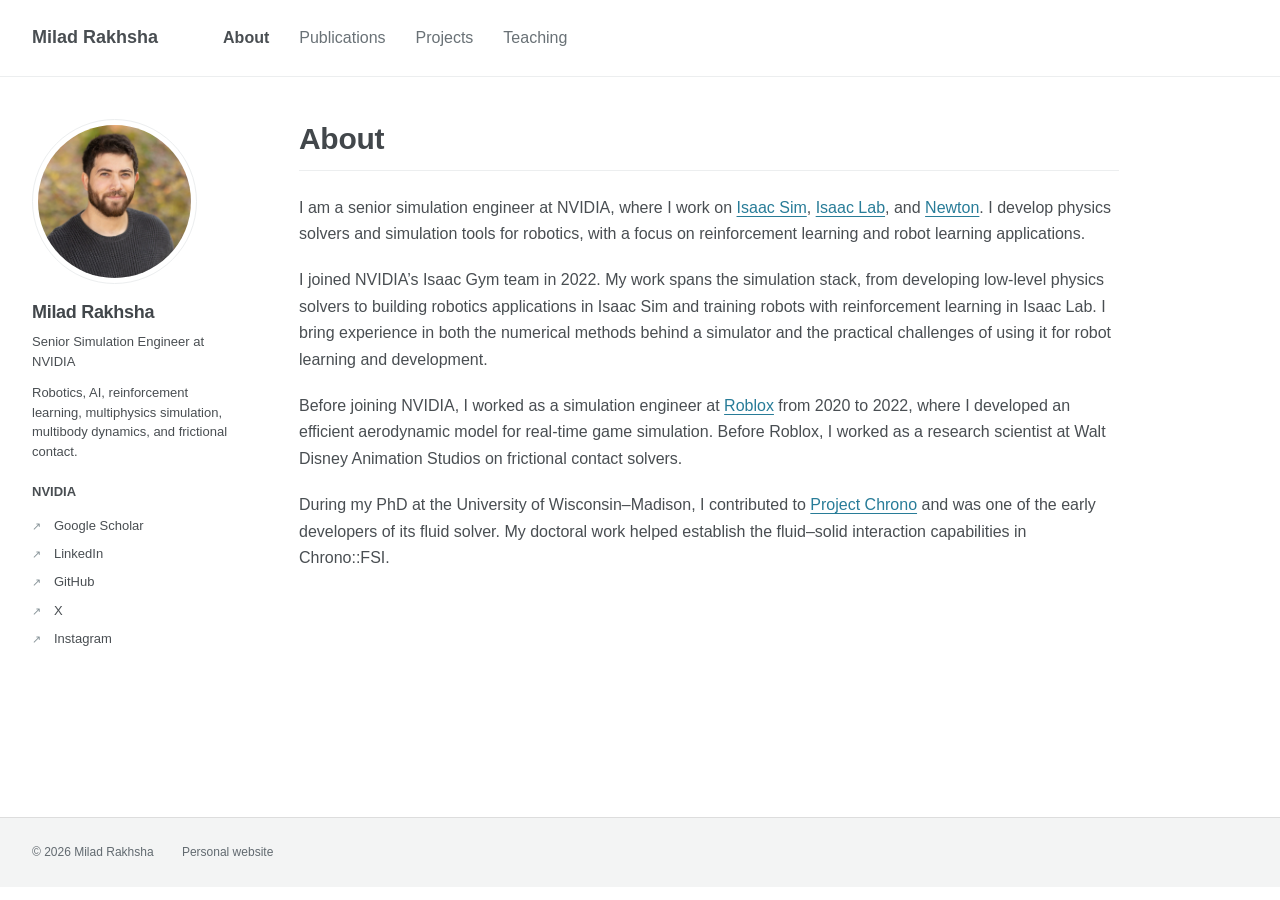
<file: index.html>
<!doctype html>
<html lang="en"><head><meta charset="utf-8"><meta name="viewport" content="width=device-width, initial-scale=1"><title>About — Milad Rakhsha</title><meta name="description" content="Milad Rakhsha, Senior Simulation Engineer at NVIDIA. Physics solvers, GPU-accelerated multibody dynamics, and robot learning."><link rel="icon" href="assets/favicon.svg" type="image/svg+xml"><link rel="stylesheet" href="styles.css"></head>
<body><a class="skip" href="#main">Skip to content</a><header class="masthead"><div class="masthead-inner"><a class="site-title" href="index.html">Milad Rakhsha</a><nav aria-label="Main navigation"><a href="index.html" aria-current="page">About</a><a href="publications/">Publications</a><a href="projects/">Projects</a><a href="teaching/">Teaching</a></nav></div></header>
<div class="layout"><aside class="profile" aria-label="About Milad"><a href="index.html"><img src="assets/milad-rakhsha.jpg" width="1600" height="1280" alt="Milad Rakhsha"></a><h2>Milad Rakhsha</h2><p>Senior Simulation Engineer at NVIDIA</p><p>Robotics, AI, reinforcement learning, multiphysics simulation, multibody dynamics, and frictional contact.</p><ul class="profile-links"><li class="affiliation">NVIDIA</li><li><a href="https://scholar.google.com/citations?user=akDMhyIAAAAJ&amp;hl=en">Google Scholar</a></li><li><a href="https://www.linkedin.com/in/milad-rakhsha-phd-32634b56">LinkedIn</a></li><li><a href="https://github.com/Milad-Rakhsha">GitHub</a></li><li><a href="https://x.com/miladrakhsha">X</a></li><li><a href="https://www.instagram.com/miladrakhsha/">Instagram</a></li></ul></aside>
<main id="main"><h1>About</h1>
<p>I am a senior simulation engineer at NVIDIA, where I work on <a href="https://developer.nvidia.com/isaac/sim">Isaac Sim</a>, <a href="https://developer.nvidia.com/isaac/lab">Isaac Lab</a>, and <a href="https://developer.nvidia.com/newton-physics">Newton</a>. I develop physics solvers and simulation tools for robotics, with a focus on reinforcement learning and robot learning applications.</p>
<p>I joined NVIDIA’s Isaac Gym team in 2022. My work spans the simulation stack, from developing low-level physics solvers to building robotics applications in Isaac Sim and training robots with reinforcement learning in Isaac Lab. I bring experience in both the numerical methods behind a simulator and the practical challenges of using it for robot learning and development.</p>
<p>Before joining NVIDIA, I worked as a simulation engineer at <a href="https://www.roblox.com/">Roblox</a> from 2020 to 2022, where I developed an efficient aerodynamic model for real-time game simulation. Before Roblox, I worked as a research scientist at Walt Disney Animation Studios on frictional contact solvers.</p>
<p>During my PhD at the University of Wisconsin–Madison, I contributed to <a href="https://projectchrono.org/">Project Chrono</a> and was one of the early developers of its fluid solver. My doctoral work helped establish the fluid–solid interaction capabilities in Chrono::FSI.</p>
</main></div><footer><div>© 2026 Milad Rakhsha <span>Personal website</span></div></footer></body></html>
</file>
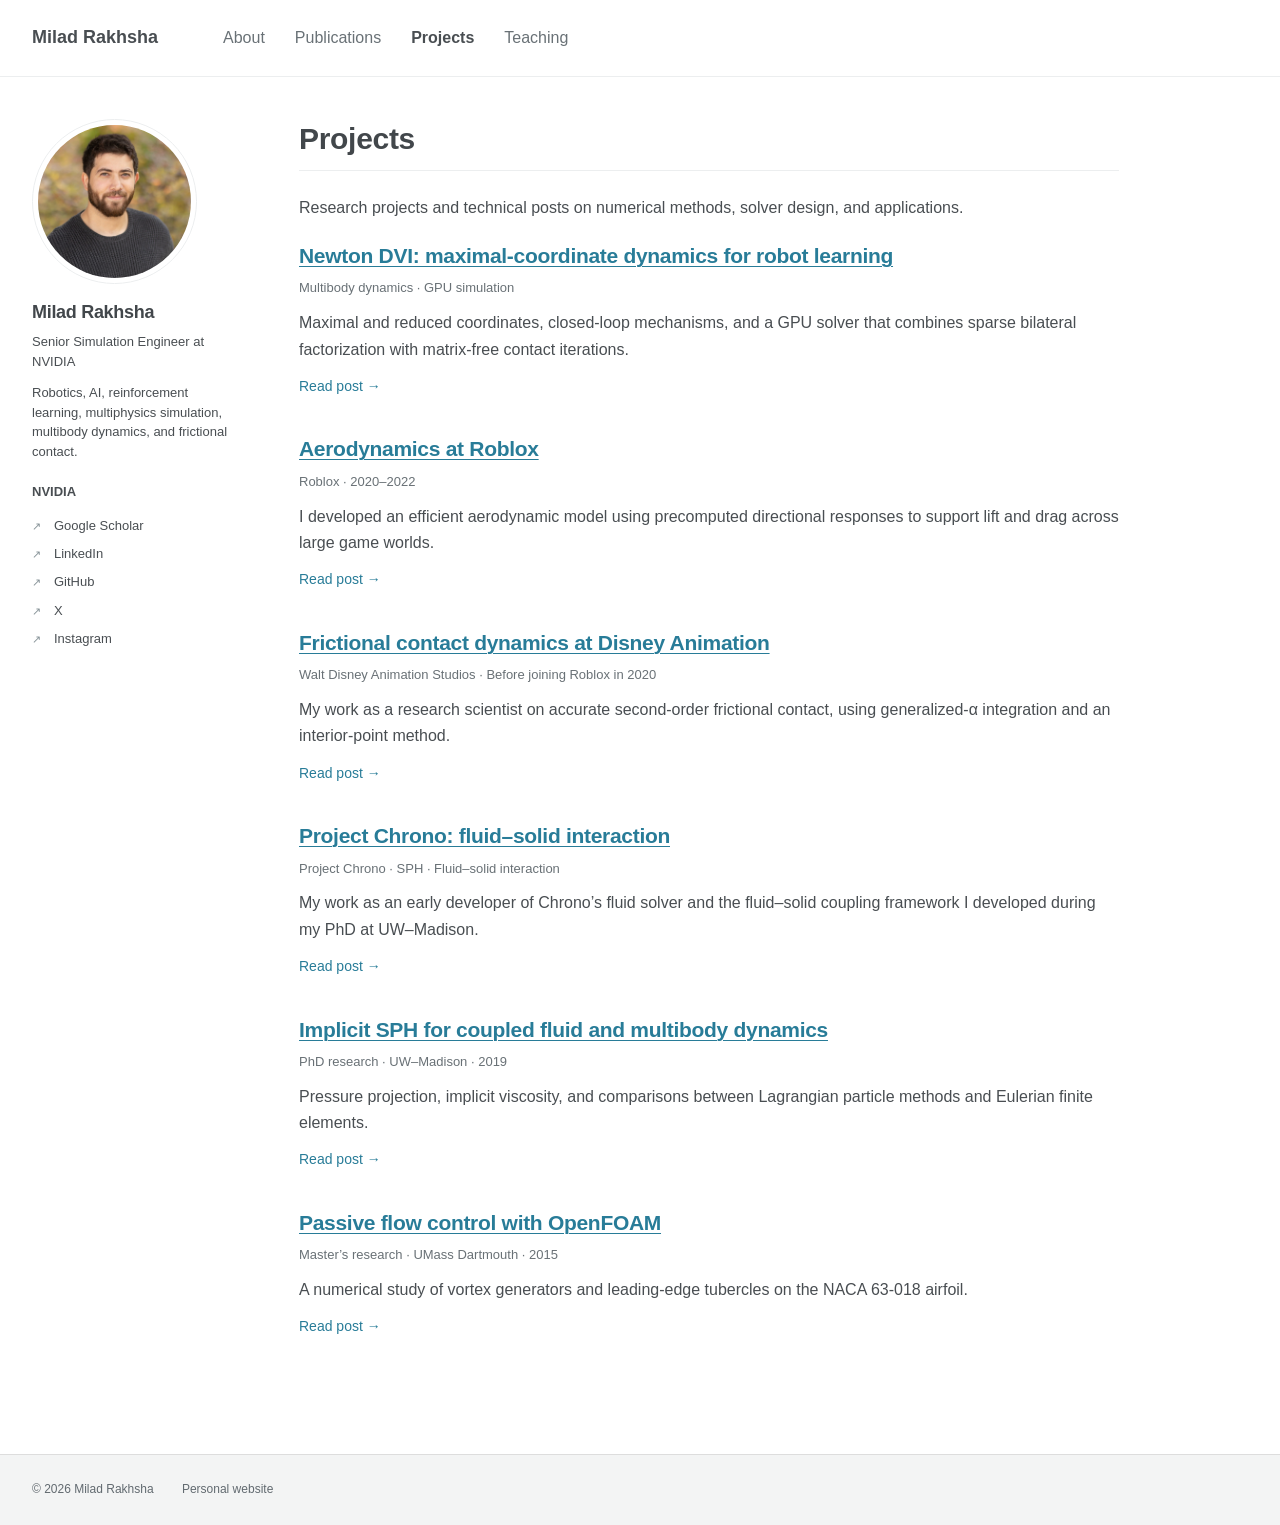
<file: projects/index.html>
<!doctype html>
<html lang="en"><head><meta charset="utf-8"><meta name="viewport" content="width=device-width, initial-scale=1"><title>Projects — Milad Rakhsha</title><meta name="description" content="Projects — research and technical notes by Milad Rakhsha."><link rel="icon" href="../assets/favicon.svg" type="image/svg+xml"><link rel="stylesheet" href="../styles.css"></head>
<body><a class="skip" href="#main">Skip to content</a><header class="masthead"><div class="masthead-inner"><a class="site-title" href="../index.html">Milad Rakhsha</a><nav aria-label="Main navigation"><a href="../index.html">About</a><a href="../publications/">Publications</a><a href="../projects/" aria-current="page">Projects</a><a href="../teaching/">Teaching</a></nav></div></header>
<div class="layout"><aside class="profile" aria-label="About Milad"><a href="../index.html"><img src="../assets/milad-rakhsha.jpg" width="1600" height="1280" alt="Milad Rakhsha"></a><h2>Milad Rakhsha</h2><p>Senior Simulation Engineer at NVIDIA</p><p>Robotics, AI, reinforcement learning, multiphysics simulation, multibody dynamics, and frictional contact.</p><ul class="profile-links"><li class="affiliation">NVIDIA</li><li><a href="https://scholar.google.com/citations?user=akDMhyIAAAAJ&amp;hl=en">Google Scholar</a></li><li><a href="https://www.linkedin.com/in/milad-rakhsha-phd-32634b56">LinkedIn</a></li><li><a href="https://github.com/Milad-Rakhsha">GitHub</a></li><li><a href="https://x.com/miladrakhsha">X</a></li><li><a href="https://www.instagram.com/miladrakhsha/">Instagram</a></li></ul></aside>
<main id="main"><h1>Projects</h1><p>Research projects and technical posts on numerical methods, solver design, and applications.</p><article class="entry"><h2><a href="newton-dvi/">Newton DVI: maximal-coordinate dynamics for robot learning</a></h2><p class="meta">Multibody dynamics · GPU simulation</p><p>Maximal and reduced coordinates, closed-loop mechanisms, and a GPU solver that combines sparse bilateral factorization with matrix-free contact iterations.</p><a class="read-more" href="newton-dvi/">Read post →</a></article><article class="entry"><h2><a href="roblox-aerodynamics/">Aerodynamics at Roblox</a></h2><p class="meta">Roblox · 2020–2022</p><p>I developed an efficient aerodynamic model using precomputed directional responses to support lift and drag across large game worlds.</p><a class="read-more" href="roblox-aerodynamics/">Read post →</a></article><article class="entry"><h2><a href="disney-contact-dynamics/">Frictional contact dynamics at Disney Animation</a></h2><p class="meta">Walt Disney Animation Studios · Before joining Roblox in 2020</p><p>My work as a research scientist on accurate second-order frictional contact, using generalized-α integration and an interior-point method.</p><a class="read-more" href="disney-contact-dynamics/">Read post →</a></article><article class="entry"><h2><a href="chrono-fsi/">Project Chrono: fluid–solid interaction</a></h2><p class="meta">Project Chrono · SPH · Fluid–solid interaction</p><p>My work as an early developer of Chrono’s fluid solver and the fluid–solid coupling framework I developed during my PhD at UW–Madison.</p><a class="read-more" href="chrono-fsi/">Read post →</a></article><article class="entry"><h2><a href="implicit-sph/">Implicit SPH for coupled fluid and multibody dynamics</a></h2><p class="meta">PhD research · UW–Madison · 2019</p><p>Pressure projection, implicit viscosity, and comparisons between Lagrangian particle methods and Eulerian finite elements.</p><a class="read-more" href="implicit-sph/">Read post →</a></article><article class="entry"><h2><a href="airfoil-flow-control/">Passive flow control with OpenFOAM</a></h2><p class="meta">Master’s research · UMass Dartmouth · 2015</p><p>A numerical study of vortex generators and leading-edge tubercles on the NACA 63-018 airfoil.</p><a class="read-more" href="airfoil-flow-control/">Read post →</a></article></main></div><footer><div>© 2026 Milad Rakhsha <span>Personal website</span></div></footer></body></html>
</file>
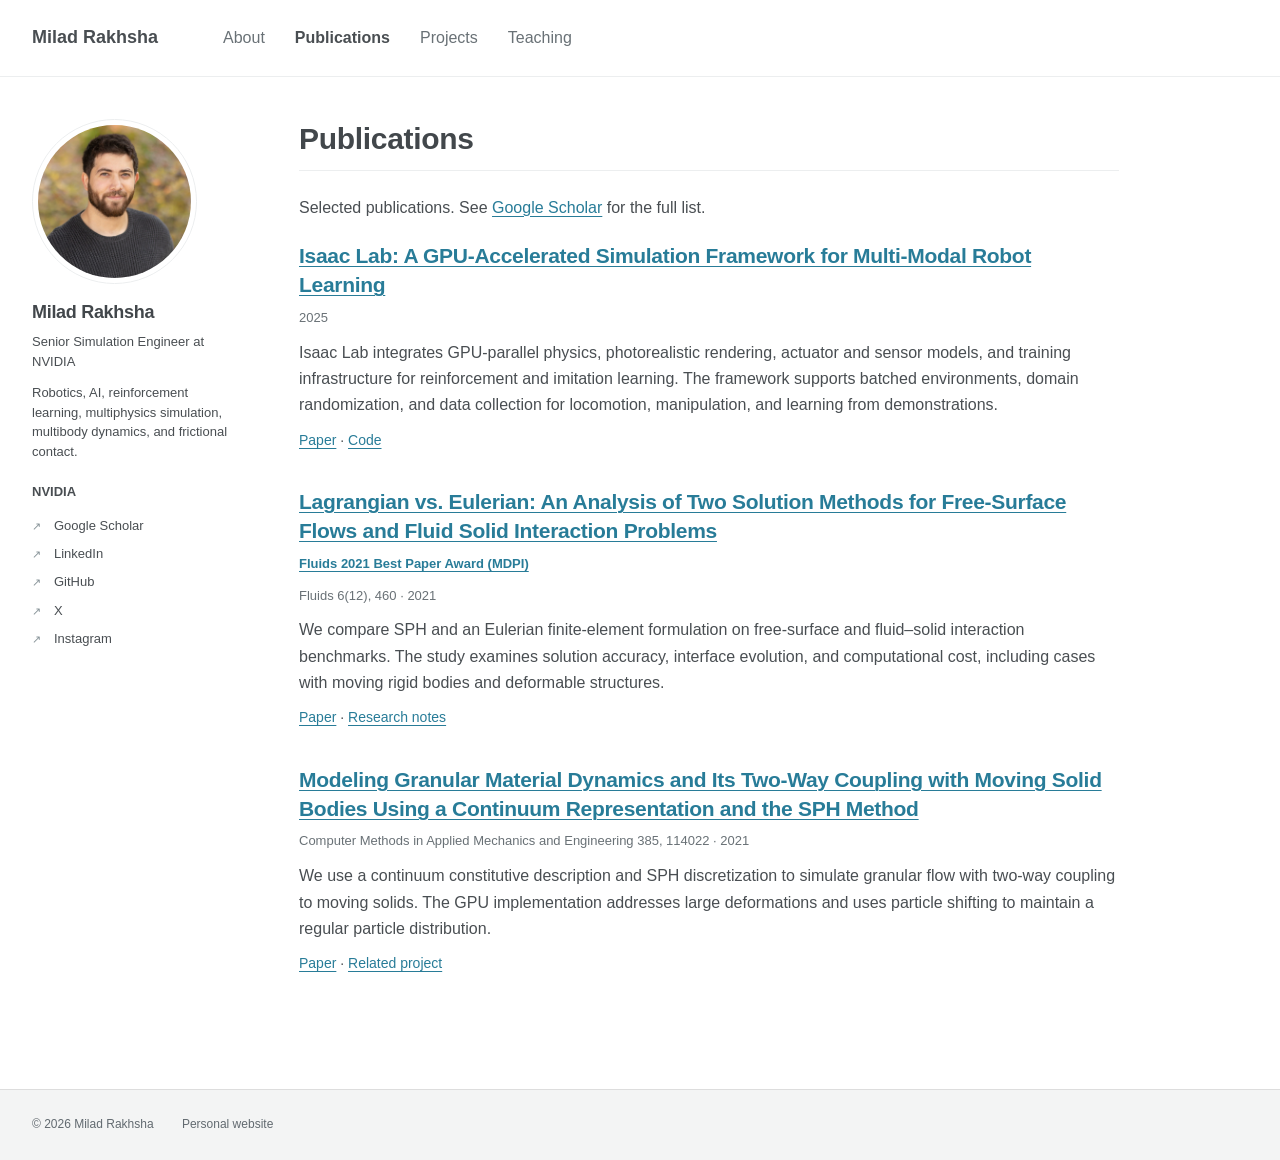
<file: publications/index.html>
<!doctype html>
<html lang="en"><head><meta charset="utf-8"><meta name="viewport" content="width=device-width, initial-scale=1"><title>Publications — Milad Rakhsha</title><meta name="description" content="Publications — research and technical notes by Milad Rakhsha."><link rel="icon" href="../assets/favicon.svg" type="image/svg+xml"><link rel="stylesheet" href="../styles.css"></head>
<body><a class="skip" href="#main">Skip to content</a><header class="masthead"><div class="masthead-inner"><a class="site-title" href="../index.html">Milad Rakhsha</a><nav aria-label="Main navigation"><a href="../index.html">About</a><a href="../publications/" aria-current="page">Publications</a><a href="../projects/">Projects</a><a href="../teaching/">Teaching</a></nav></div></header>
<div class="layout"><aside class="profile" aria-label="About Milad"><a href="../index.html"><img src="../assets/milad-rakhsha.jpg" width="1600" height="1280" alt="Milad Rakhsha"></a><h2>Milad Rakhsha</h2><p>Senior Simulation Engineer at NVIDIA</p><p>Robotics, AI, reinforcement learning, multiphysics simulation, multibody dynamics, and frictional contact.</p><ul class="profile-links"><li class="affiliation">NVIDIA</li><li><a href="https://scholar.google.com/citations?user=akDMhyIAAAAJ&amp;hl=en">Google Scholar</a></li><li><a href="https://www.linkedin.com/in/milad-rakhsha-phd-32634b56">LinkedIn</a></li><li><a href="https://github.com/Milad-Rakhsha">GitHub</a></li><li><a href="https://x.com/miladrakhsha">X</a></li><li><a href="https://www.instagram.com/miladrakhsha/">Instagram</a></li></ul></aside>
<main id="main"><h1>Publications</h1><p>Selected publications. See <a href="https://scholar.google.com/citations?user=akDMhyIAAAAJ&amp;hl=en">Google Scholar</a> for the full list.</p><article class="entry"><h2><a href="https://arxiv.org/abs/2511.04831">Isaac Lab: A GPU-Accelerated Simulation Framework for Multi-Modal Robot Learning</a></h2><p class="meta">2025</p><p>Isaac Lab integrates GPU-parallel physics, photorealistic rendering, actuator and sensor models, and training infrastructure for reinforcement and imitation learning. The framework supports batched environments, domain randomization, and data collection for locomotion, manipulation, and learning from demonstrations.</p><p class="links"><a href="https://arxiv.org/abs/2511.04831">Paper</a> · <a href="https://github.com/isaac-sim/IsaacLab">Code</a></p></article>
<article class="entry"><h2><a href="https://doi.org/10.3390/fluids6120460">Lagrangian vs. Eulerian: An Analysis of Two Solution Methods for Free-Surface Flows and Fluid Solid Interaction Problems</a></h2><p class="meta"><strong><a href="https://www.mdpi.com/journal/Fluids/awards/1705">Fluids 2021 Best Paper Award (MDPI)</a></strong></p><p class="meta">Fluids 6(12), 460 · 2021</p><p>We compare SPH and an Eulerian finite-element formulation on free-surface and fluid–solid interaction benchmarks. The study examines solution accuracy, interface evolution, and computational cost, including cases with moving rigid bodies and deformable structures.</p><p class="links"><a href="https://doi.org/10.3390/fluids6120460">Paper</a> · <a href="../projects/implicit-sph/">Research notes</a></p></article>
<article class="entry"><h2><a href="https://doi.org/10.1016/j.cma.2021.114022">Modeling Granular Material Dynamics and Its Two-Way Coupling with Moving Solid Bodies Using a Continuum Representation and the SPH Method</a></h2><p class="meta">Computer Methods in Applied Mechanics and Engineering 385, 114022 · 2021</p><p>We use a continuum constitutive description and SPH discretization to simulate granular flow with two-way coupling to moving solids. The GPU implementation addresses large deformations and uses particle shifting to maintain a regular particle distribution.</p><p class="links"><a href="https://doi.org/10.1016/j.cma.2021.114022">Paper</a> · <a href="../projects/chrono-fsi/">Related project</a></p></article></main></div><footer><div>© 2026 Milad Rakhsha <span>Personal website</span></div></footer></body></html>
</file>
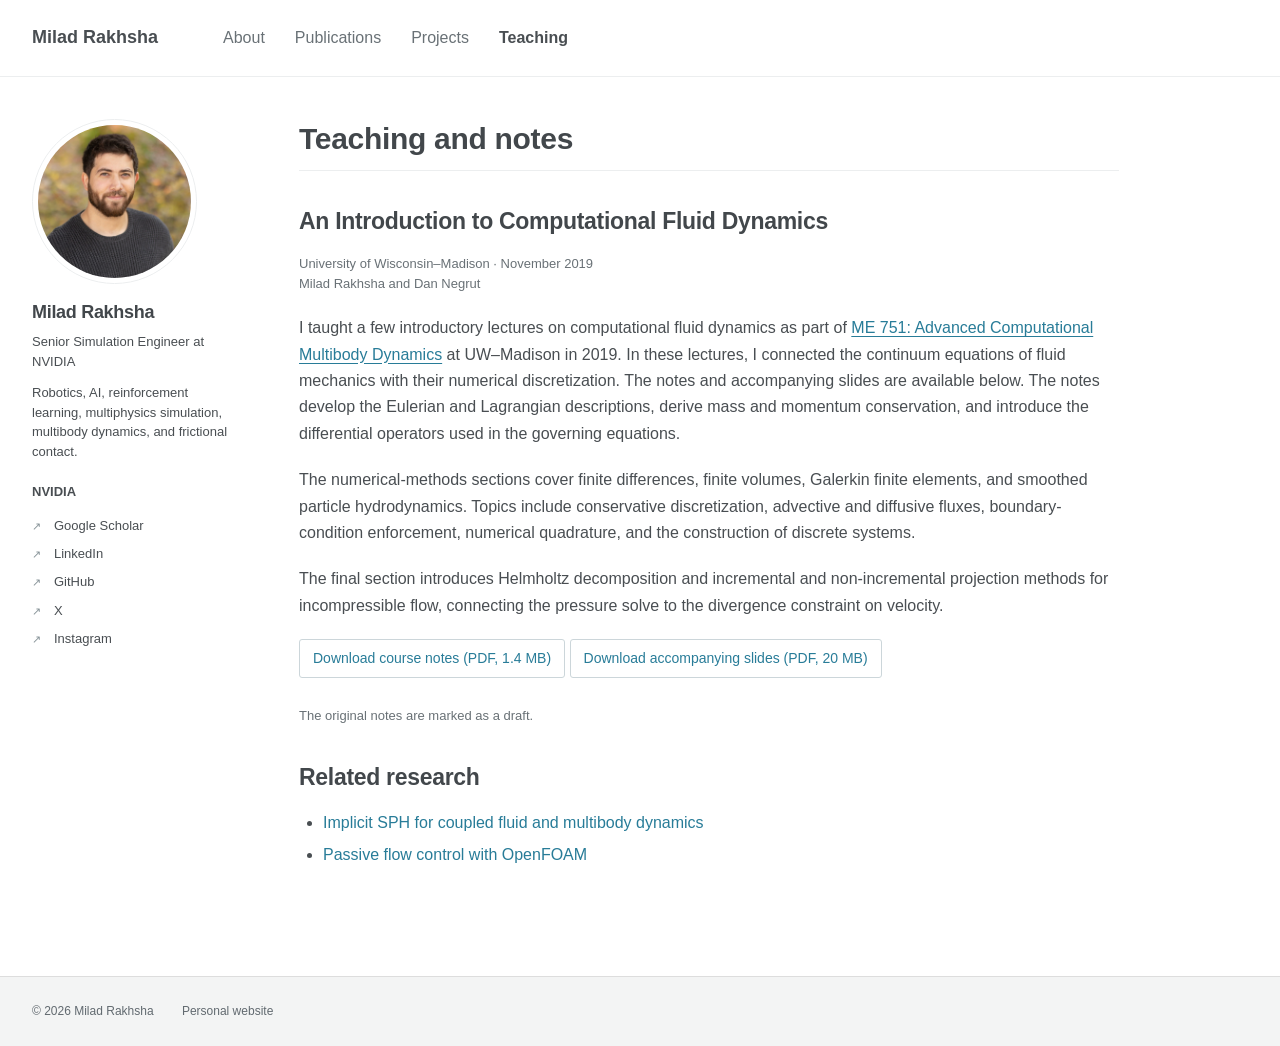
<file: teaching/index.html>
<!doctype html>
<html lang="en"><head><meta charset="utf-8"><meta name="viewport" content="width=device-width, initial-scale=1"><title>Teaching and notes — Milad Rakhsha</title><meta name="description" content="Teaching and notes — research and technical notes by Milad Rakhsha."><link rel="icon" href="../assets/favicon.svg" type="image/svg+xml"><link rel="stylesheet" href="../styles.css"></head>
<body><a class="skip" href="#main">Skip to content</a><header class="masthead"><div class="masthead-inner"><a class="site-title" href="../index.html">Milad Rakhsha</a><nav aria-label="Main navigation"><a href="../index.html">About</a><a href="../publications/">Publications</a><a href="../projects/">Projects</a><a href="../teaching/" aria-current="page">Teaching</a></nav></div></header>
<div class="layout"><aside class="profile" aria-label="About Milad"><a href="../index.html"><img src="../assets/milad-rakhsha.jpg" width="1600" height="1280" alt="Milad Rakhsha"></a><h2>Milad Rakhsha</h2><p>Senior Simulation Engineer at NVIDIA</p><p>Robotics, AI, reinforcement learning, multiphysics simulation, multibody dynamics, and frictional contact.</p><ul class="profile-links"><li class="affiliation">NVIDIA</li><li><a href="https://scholar.google.com/citations?user=akDMhyIAAAAJ&amp;hl=en">Google Scholar</a></li><li><a href="https://www.linkedin.com/in/milad-rakhsha-phd-32634b56">LinkedIn</a></li><li><a href="https://github.com/Milad-Rakhsha">GitHub</a></li><li><a href="https://x.com/miladrakhsha">X</a></li><li><a href="https://www.instagram.com/miladrakhsha/">Instagram</a></li></ul></aside>
<main id="main"><h1>Teaching and notes</h1><h2>An Introduction to Computational Fluid Dynamics</h2><p class="meta">University of Wisconsin–Madison · November 2019<br>Milad Rakhsha and Dan Negrut</p><p>I taught a few introductory lectures on computational fluid dynamics as part of <a href="https://sbel.wisc.edu/about/people/negrut-dan/me-751-advance-computational-multibody-dynamics/">ME 751: Advanced Computational Multibody Dynamics</a> at UW–Madison in 2019. In these lectures, I connected the continuum equations of fluid mechanics with their numerical discretization. The notes and accompanying slides are available below. The notes develop the Eulerian and Lagrangian descriptions, derive mass and momentum conservation, and introduce the differential operators used in the governing equations.</p><p>The numerical-methods sections cover finite differences, finite volumes, Galerkin finite elements, and smoothed particle hydrodynamics. Topics include conservative discretization, advective and diffusive fluxes, boundary-condition enforcement, numerical quadrature, and the construction of discrete systems.</p><p>The final section introduces Helmholtz decomposition and incremental and non-incremental projection methods for incompressible flow, connecting the pressure solve to the divergence constraint on velocity.</p><p><a class="resource" href="../documents/intro-to-cfd.pdf">Download course notes (PDF, 1.4 MB)</a> <a class="resource" href="../documents/me751-cfd-slides.pdf">Download accompanying slides (PDF, 20 MB)</a></p><p class="meta">The original notes are marked as a draft.</p><h2>Related research</h2><ul><li><a href="../projects/implicit-sph/">Implicit SPH for coupled fluid and multibody dynamics</a></li><li><a href="../projects/airfoil-flow-control/">Passive flow control with OpenFOAM</a></li></ul></main></div><footer><div>© 2026 Milad Rakhsha <span>Personal website</span></div></footer></body></html>
</file>
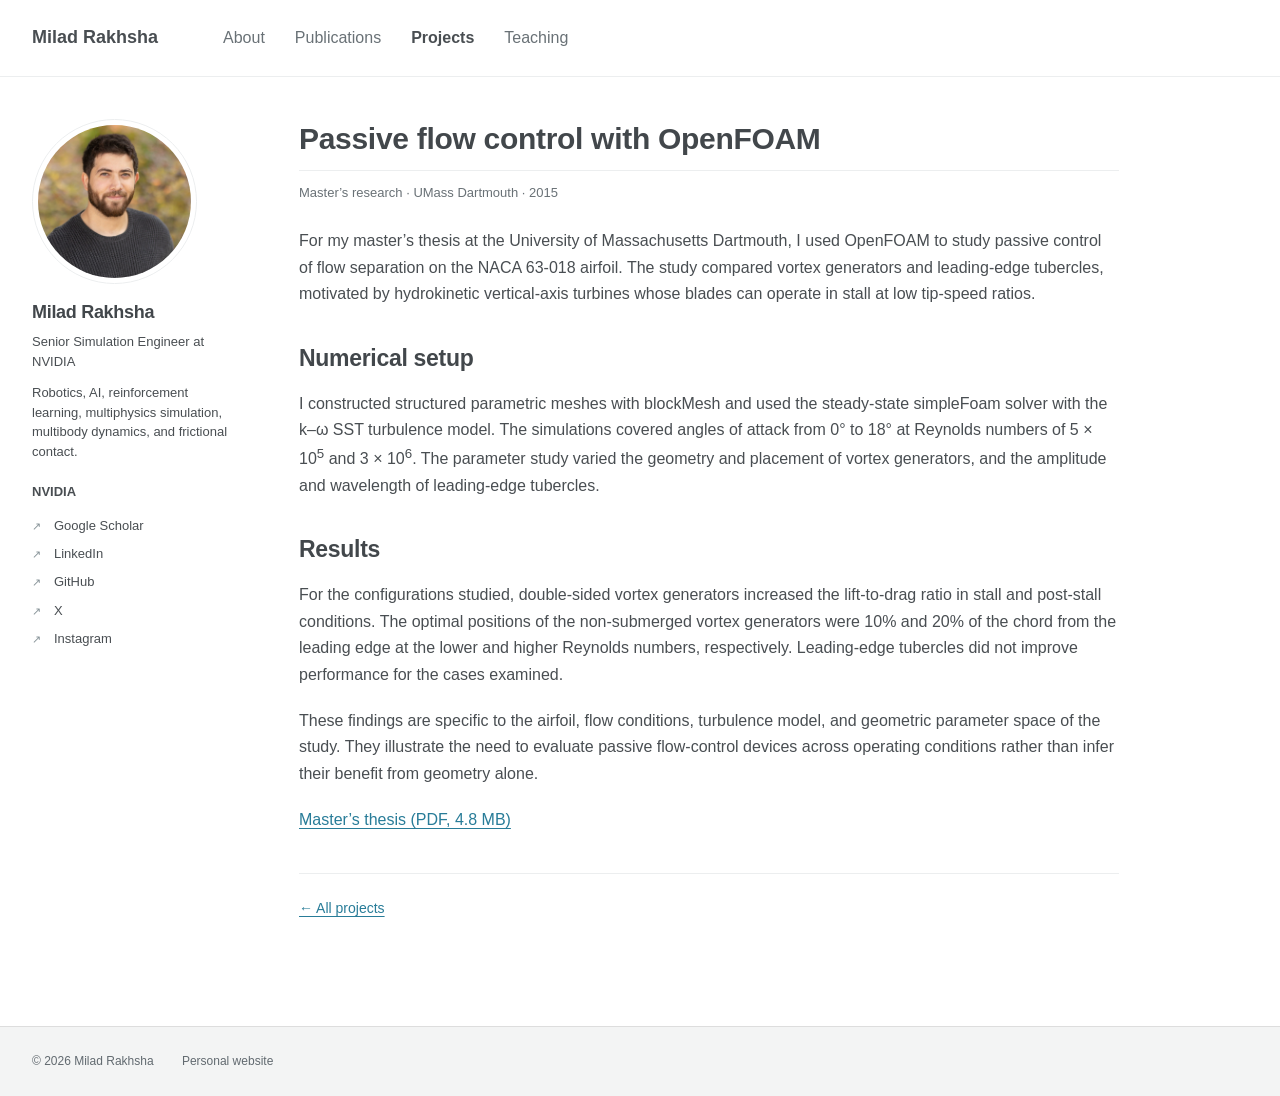
<file: projects/airfoil-flow-control/index.html>
<!doctype html>
<html lang="en"><head><meta charset="utf-8"><meta name="viewport" content="width=device-width, initial-scale=1"><title>Passive flow control with OpenFOAM — Milad Rakhsha</title><meta name="description" content="Passive flow control with OpenFOAM — research and technical notes by Milad Rakhsha."><link rel="icon" href="../../assets/favicon.svg" type="image/svg+xml"><link rel="stylesheet" href="../../styles.css"></head>
<body><a class="skip" href="#main">Skip to content</a><header class="masthead"><div class="masthead-inner"><a class="site-title" href="../../index.html">Milad Rakhsha</a><nav aria-label="Main navigation"><a href="../../index.html">About</a><a href="../../publications/">Publications</a><a href="../../projects/" aria-current="page">Projects</a><a href="../../teaching/">Teaching</a></nav></div></header>
<div class="layout"><aside class="profile" aria-label="About Milad"><a href="../../index.html"><img src="../../assets/milad-rakhsha.jpg" width="1600" height="1280" alt="Milad Rakhsha"></a><h2>Milad Rakhsha</h2><p>Senior Simulation Engineer at NVIDIA</p><p>Robotics, AI, reinforcement learning, multiphysics simulation, multibody dynamics, and frictional contact.</p><ul class="profile-links"><li class="affiliation">NVIDIA</li><li><a href="https://scholar.google.com/citations?user=akDMhyIAAAAJ&amp;hl=en">Google Scholar</a></li><li><a href="https://www.linkedin.com/in/milad-rakhsha-phd-32634b56">LinkedIn</a></li><li><a href="https://github.com/Milad-Rakhsha">GitHub</a></li><li><a href="https://x.com/miladrakhsha">X</a></li><li><a href="https://www.instagram.com/miladrakhsha/">Instagram</a></li></ul></aside>
<main id="main"><h1>Passive flow control with OpenFOAM</h1><p class="meta post-meta">Master’s research · UMass Dartmouth · 2015</p><p>For my master’s thesis at the University of Massachusetts Dartmouth, I used OpenFOAM to study passive control of flow separation on the NACA 63-018 airfoil. The study compared vortex generators and leading-edge tubercles, motivated by hydrokinetic vertical-axis turbines whose blades can operate in stall at low tip-speed ratios.</p><h2>Numerical setup</h2><p>I constructed structured parametric meshes with blockMesh and used the steady-state simpleFoam solver with the k–ω SST turbulence model. The simulations covered angles of attack from 0° to 18° at Reynolds numbers of 5 × 10<sup>5</sup> and 3 × 10<sup>6</sup>. The parameter study varied the geometry and placement of vortex generators, and the amplitude and wavelength of leading-edge tubercles.</p><h2>Results</h2><p>For the configurations studied, double-sided vortex generators increased the lift-to-drag ratio in stall and post-stall conditions. The optimal positions of the non-submerged vortex generators were 10% and 20% of the chord from the leading edge at the lower and higher Reynolds numbers, respectively. Leading-edge tubercles did not improve performance for the cases examined.</p><p>These findings are specific to the airfoil, flow conditions, turbulence model, and geometric parameter space of the study. They illustrate the need to evaluate passive flow-control devices across operating conditions rather than infer their benefit from geometry alone.</p><p><a href="../../documents/masters-thesis.pdf">Master’s thesis (PDF, 4.8 MB)</a></p><p class="back-link"><a href="../">← All projects</a></p></main></div><footer><div>© 2026 Milad Rakhsha <span>Personal website</span></div></footer></body></html>
</file>
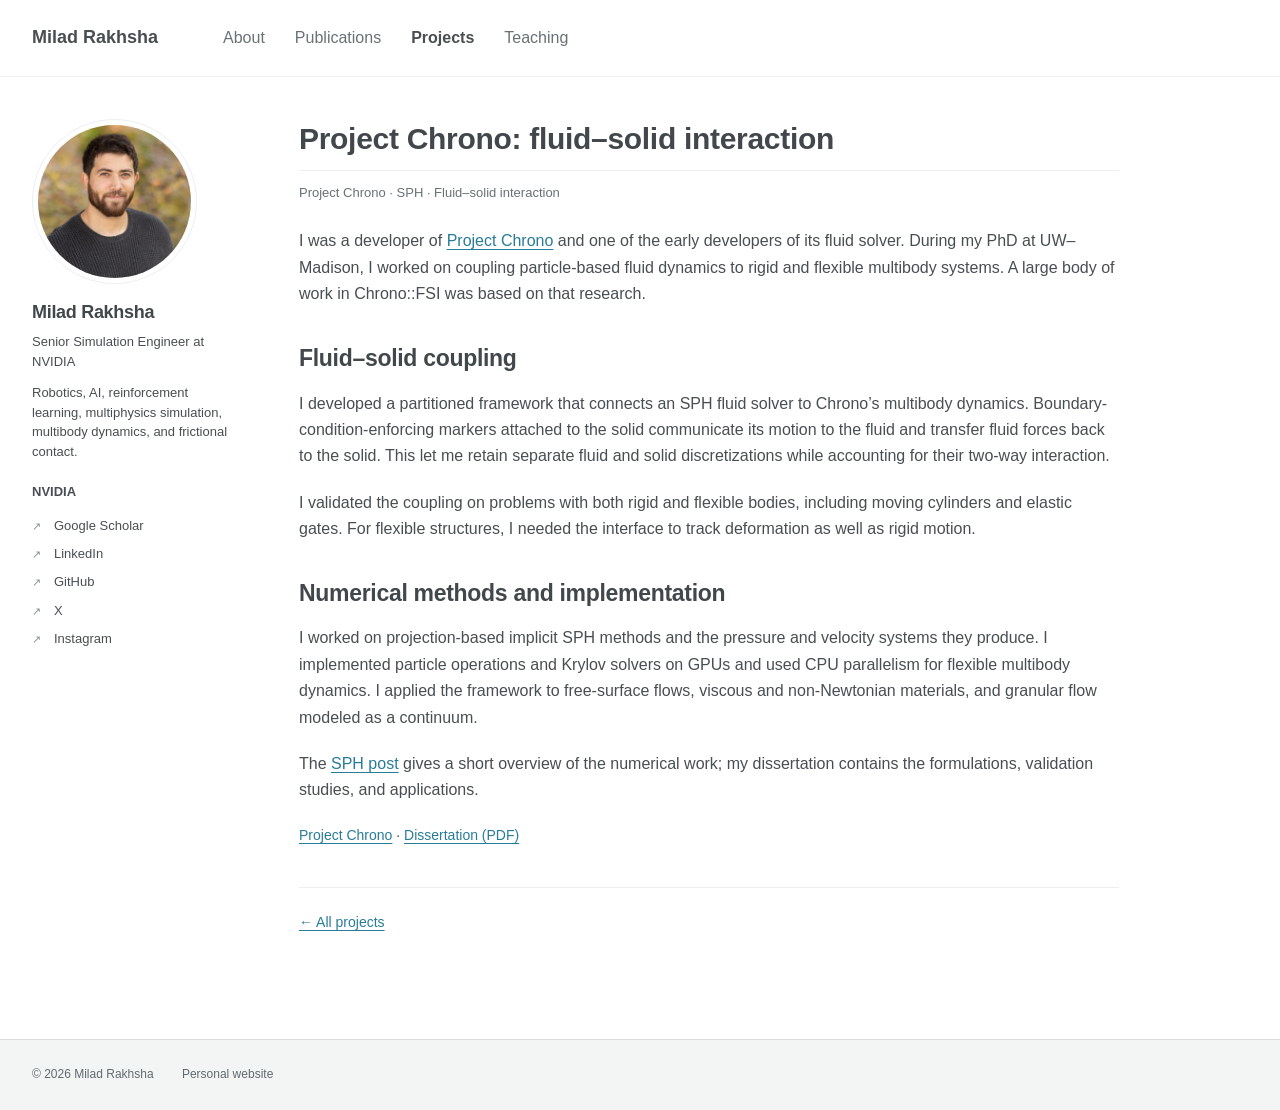
<file: projects/chrono-fsi/index.html>
<!doctype html>
<html lang="en"><head><meta charset="utf-8"><meta name="viewport" content="width=device-width, initial-scale=1"><title>Project Chrono: fluid–solid interaction — Milad Rakhsha</title><meta name="description" content="Project Chrono: fluid–solid interaction — research and technical notes by Milad Rakhsha."><link rel="icon" href="../../assets/favicon.svg" type="image/svg+xml"><link rel="stylesheet" href="../../styles.css"></head>
<body><a class="skip" href="#main">Skip to content</a><header class="masthead"><div class="masthead-inner"><a class="site-title" href="../../index.html">Milad Rakhsha</a><nav aria-label="Main navigation"><a href="../../index.html">About</a><a href="../../publications/">Publications</a><a href="../../projects/" aria-current="page">Projects</a><a href="../../teaching/">Teaching</a></nav></div></header>
<div class="layout"><aside class="profile" aria-label="About Milad"><a href="../../index.html"><img src="../../assets/milad-rakhsha.jpg" width="1600" height="1280" alt="Milad Rakhsha"></a><h2>Milad Rakhsha</h2><p>Senior Simulation Engineer at NVIDIA</p><p>Robotics, AI, reinforcement learning, multiphysics simulation, multibody dynamics, and frictional contact.</p><ul class="profile-links"><li class="affiliation">NVIDIA</li><li><a href="https://scholar.google.com/citations?user=akDMhyIAAAAJ&amp;hl=en">Google Scholar</a></li><li><a href="https://www.linkedin.com/in/milad-rakhsha-phd-32634b56">LinkedIn</a></li><li><a href="https://github.com/Milad-Rakhsha">GitHub</a></li><li><a href="https://x.com/miladrakhsha">X</a></li><li><a href="https://www.instagram.com/miladrakhsha/">Instagram</a></li></ul></aside>
<main id="main"><h1>Project Chrono: fluid–solid interaction</h1><p class="meta post-meta">Project Chrono · SPH · Fluid–solid interaction</p><p>I was a developer of <a href="https://projectchrono.org/">Project Chrono</a> and one of the early developers of its fluid solver. During my PhD at UW–Madison, I worked on coupling particle-based fluid dynamics to rigid and flexible multibody systems. A large body of work in Chrono::FSI was based on that research.</p>
<h2>Fluid–solid coupling</h2>
<p>I developed a partitioned framework that connects an SPH fluid solver to Chrono’s multibody dynamics. Boundary-condition-enforcing markers attached to the solid communicate its motion to the fluid and transfer fluid forces back to the solid. This let me retain separate fluid and solid discretizations while accounting for their two-way interaction.</p>
<p>I validated the coupling on problems with both rigid and flexible bodies, including moving cylinders and elastic gates. For flexible structures, I needed the interface to track deformation as well as rigid motion.</p>
<h2>Numerical methods and implementation</h2>
<p>I worked on projection-based implicit SPH methods and the pressure and velocity systems they produce. I implemented particle operations and Krylov solvers on GPUs and used CPU parallelism for flexible multibody dynamics. I applied the framework to free-surface flows, viscous and non-Newtonian materials, and granular flow modeled as a continuum.</p>
<p>The <a href="../implicit-sph/">SPH post</a> gives a short overview of the numerical work; my dissertation contains the formulations, validation studies, and applications.</p>
<p class="links"><a href="https://projectchrono.org/">Project Chrono</a> · <a href="../../documents/phd-thesis.pdf">Dissertation (PDF)</a></p><p class="back-link"><a href="../">← All projects</a></p></main></div><footer><div>© 2026 Milad Rakhsha <span>Personal website</span></div></footer></body></html>
</file>
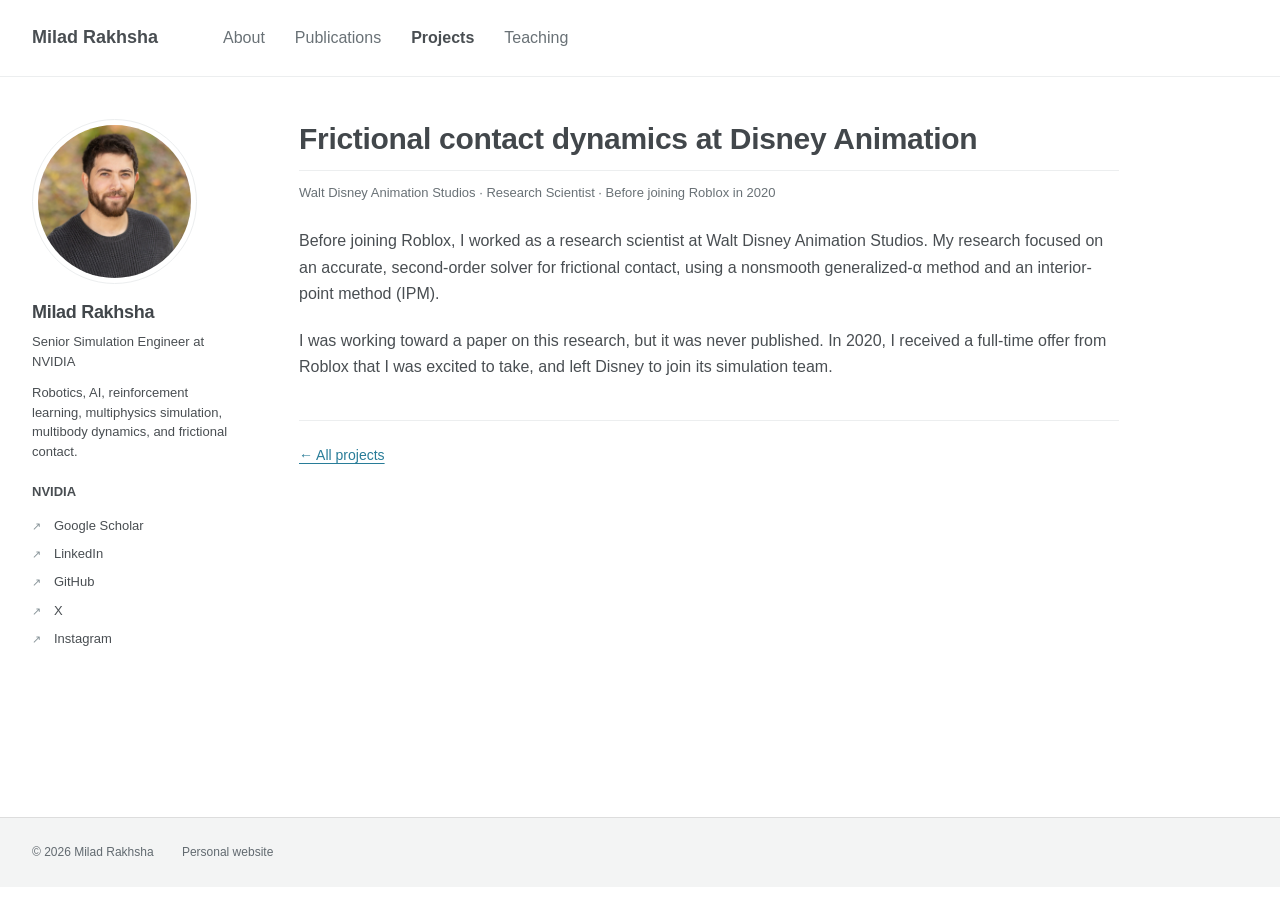
<file: projects/disney-contact-dynamics/index.html>
<!doctype html>
<html lang="en"><head><meta charset="utf-8"><meta name="viewport" content="width=device-width, initial-scale=1"><title>Frictional contact dynamics at Disney Animation — Milad Rakhsha</title><meta name="description" content="Frictional contact dynamics at Disney Animation — research and technical notes by Milad Rakhsha."><link rel="icon" href="../../assets/favicon.svg" type="image/svg+xml"><link rel="stylesheet" href="../../styles.css"></head>
<body><a class="skip" href="#main">Skip to content</a><header class="masthead"><div class="masthead-inner"><a class="site-title" href="../../index.html">Milad Rakhsha</a><nav aria-label="Main navigation"><a href="../../index.html">About</a><a href="../../publications/">Publications</a><a href="../../projects/" aria-current="page">Projects</a><a href="../../teaching/">Teaching</a></nav></div></header>
<div class="layout"><aside class="profile" aria-label="About Milad"><a href="../../index.html"><img src="../../assets/milad-rakhsha.jpg" width="1600" height="1280" alt="Milad Rakhsha"></a><h2>Milad Rakhsha</h2><p>Senior Simulation Engineer at NVIDIA</p><p>Robotics, AI, reinforcement learning, multiphysics simulation, multibody dynamics, and frictional contact.</p><ul class="profile-links"><li class="affiliation">NVIDIA</li><li><a href="https://scholar.google.com/citations?user=akDMhyIAAAAJ&amp;hl=en">Google Scholar</a></li><li><a href="https://www.linkedin.com/in/milad-rakhsha-phd-32634b56">LinkedIn</a></li><li><a href="https://github.com/Milad-Rakhsha">GitHub</a></li><li><a href="https://x.com/miladrakhsha">X</a></li><li><a href="https://www.instagram.com/miladrakhsha/">Instagram</a></li></ul></aside>
<main id="main"><h1>Frictional contact dynamics at Disney Animation</h1><p class="meta post-meta">Walt Disney Animation Studios · Research Scientist · Before joining Roblox in 2020</p><p>Before joining Roblox, I worked as a research scientist at Walt Disney Animation Studios. My research focused on an accurate, second-order solver for frictional contact, using a nonsmooth generalized-α method and an interior-point method (IPM).</p>
<p>I was working toward a paper on this research, but it was never published. In 2020, I received a full-time offer from Roblox that I was excited to take, and left Disney to join its simulation team.</p><p class="back-link"><a href="../">← All projects</a></p></main></div><footer><div>© 2026 Milad Rakhsha <span>Personal website</span></div></footer></body></html>
</file>
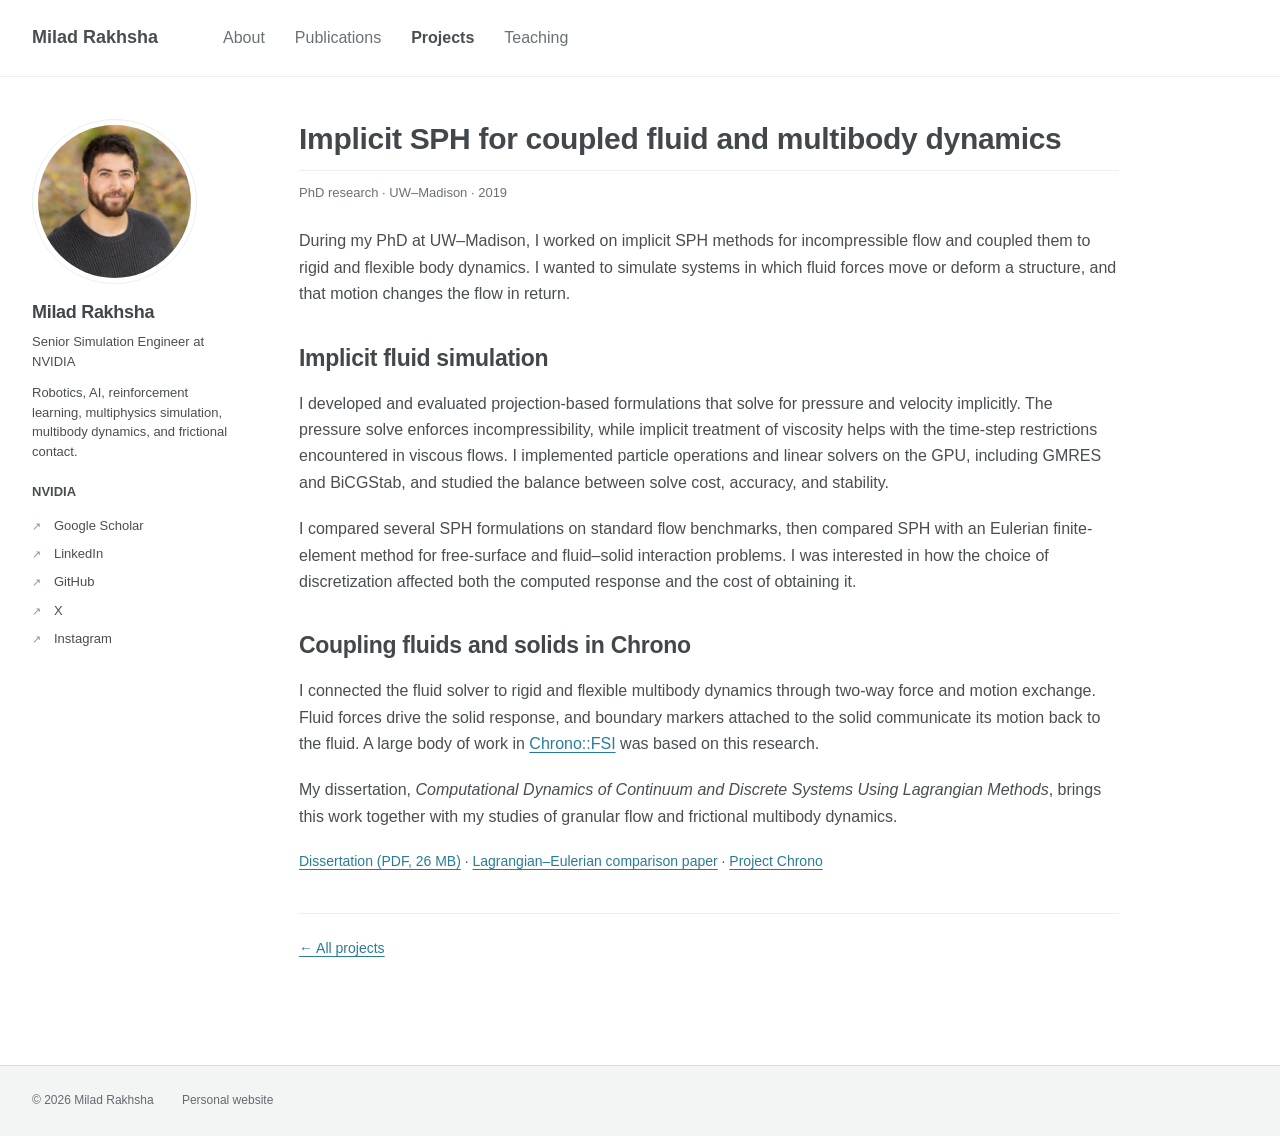
<file: projects/implicit-sph/index.html>
<!doctype html>
<html lang="en"><head><meta charset="utf-8"><meta name="viewport" content="width=device-width, initial-scale=1"><title>Implicit SPH for coupled fluid and multibody dynamics — Milad Rakhsha</title><meta name="description" content="Implicit SPH for coupled fluid and multibody dynamics — research and technical notes by Milad Rakhsha."><link rel="icon" href="../../assets/favicon.svg" type="image/svg+xml"><link rel="stylesheet" href="../../styles.css"></head>
<body><a class="skip" href="#main">Skip to content</a><header class="masthead"><div class="masthead-inner"><a class="site-title" href="../../index.html">Milad Rakhsha</a><nav aria-label="Main navigation"><a href="../../index.html">About</a><a href="../../publications/">Publications</a><a href="../../projects/" aria-current="page">Projects</a><a href="../../teaching/">Teaching</a></nav></div></header>
<div class="layout"><aside class="profile" aria-label="About Milad"><a href="../../index.html"><img src="../../assets/milad-rakhsha.jpg" width="1600" height="1280" alt="Milad Rakhsha"></a><h2>Milad Rakhsha</h2><p>Senior Simulation Engineer at NVIDIA</p><p>Robotics, AI, reinforcement learning, multiphysics simulation, multibody dynamics, and frictional contact.</p><ul class="profile-links"><li class="affiliation">NVIDIA</li><li><a href="https://scholar.google.com/citations?user=akDMhyIAAAAJ&amp;hl=en">Google Scholar</a></li><li><a href="https://www.linkedin.com/in/milad-rakhsha-phd-32634b56">LinkedIn</a></li><li><a href="https://github.com/Milad-Rakhsha">GitHub</a></li><li><a href="https://x.com/miladrakhsha">X</a></li><li><a href="https://www.instagram.com/miladrakhsha/">Instagram</a></li></ul></aside>
<main id="main"><h1>Implicit SPH for coupled fluid and multibody dynamics</h1><p class="meta post-meta">PhD research · UW–Madison · 2019</p><p>During my PhD at UW–Madison, I worked on implicit SPH methods for incompressible flow and coupled them to rigid and flexible body dynamics. I wanted to simulate systems in which fluid forces move or deform a structure, and that motion changes the flow in return.</p>
<h2>Implicit fluid simulation</h2>
<p>I developed and evaluated projection-based formulations that solve for pressure and velocity implicitly. The pressure solve enforces incompressibility, while implicit treatment of viscosity helps with the time-step restrictions encountered in viscous flows. I implemented particle operations and linear solvers on the GPU, including GMRES and BiCGStab, and studied the balance between solve cost, accuracy, and stability.</p>
<p>I compared several SPH formulations on standard flow benchmarks, then compared SPH with an Eulerian finite-element method for free-surface and fluid–solid interaction problems. I was interested in how the choice of discretization affected both the computed response and the cost of obtaining it.</p>
<h2>Coupling fluids and solids in Chrono</h2>
<p>I connected the fluid solver to rigid and flexible multibody dynamics through two-way force and motion exchange. Fluid forces drive the solid response, and boundary markers attached to the solid communicate its motion back to the fluid. A large body of work in <a href="https://projectchrono.org/">Chrono::FSI</a> was based on this research.</p>
<p>My dissertation, <em>Computational Dynamics of Continuum and Discrete Systems Using Lagrangian Methods</em>, brings this work together with my studies of granular flow and frictional multibody dynamics.</p>
<p class="links"><a href="../../documents/phd-thesis.pdf">Dissertation (PDF, 26 MB)</a> · <a href="https://doi.org/10.3390/fluids6120460">Lagrangian–Eulerian comparison paper</a> · <a href="https://projectchrono.org/">Project Chrono</a></p><p class="back-link"><a href="../">← All projects</a></p></main></div><footer><div>© 2026 Milad Rakhsha <span>Personal website</span></div></footer></body></html>
</file>
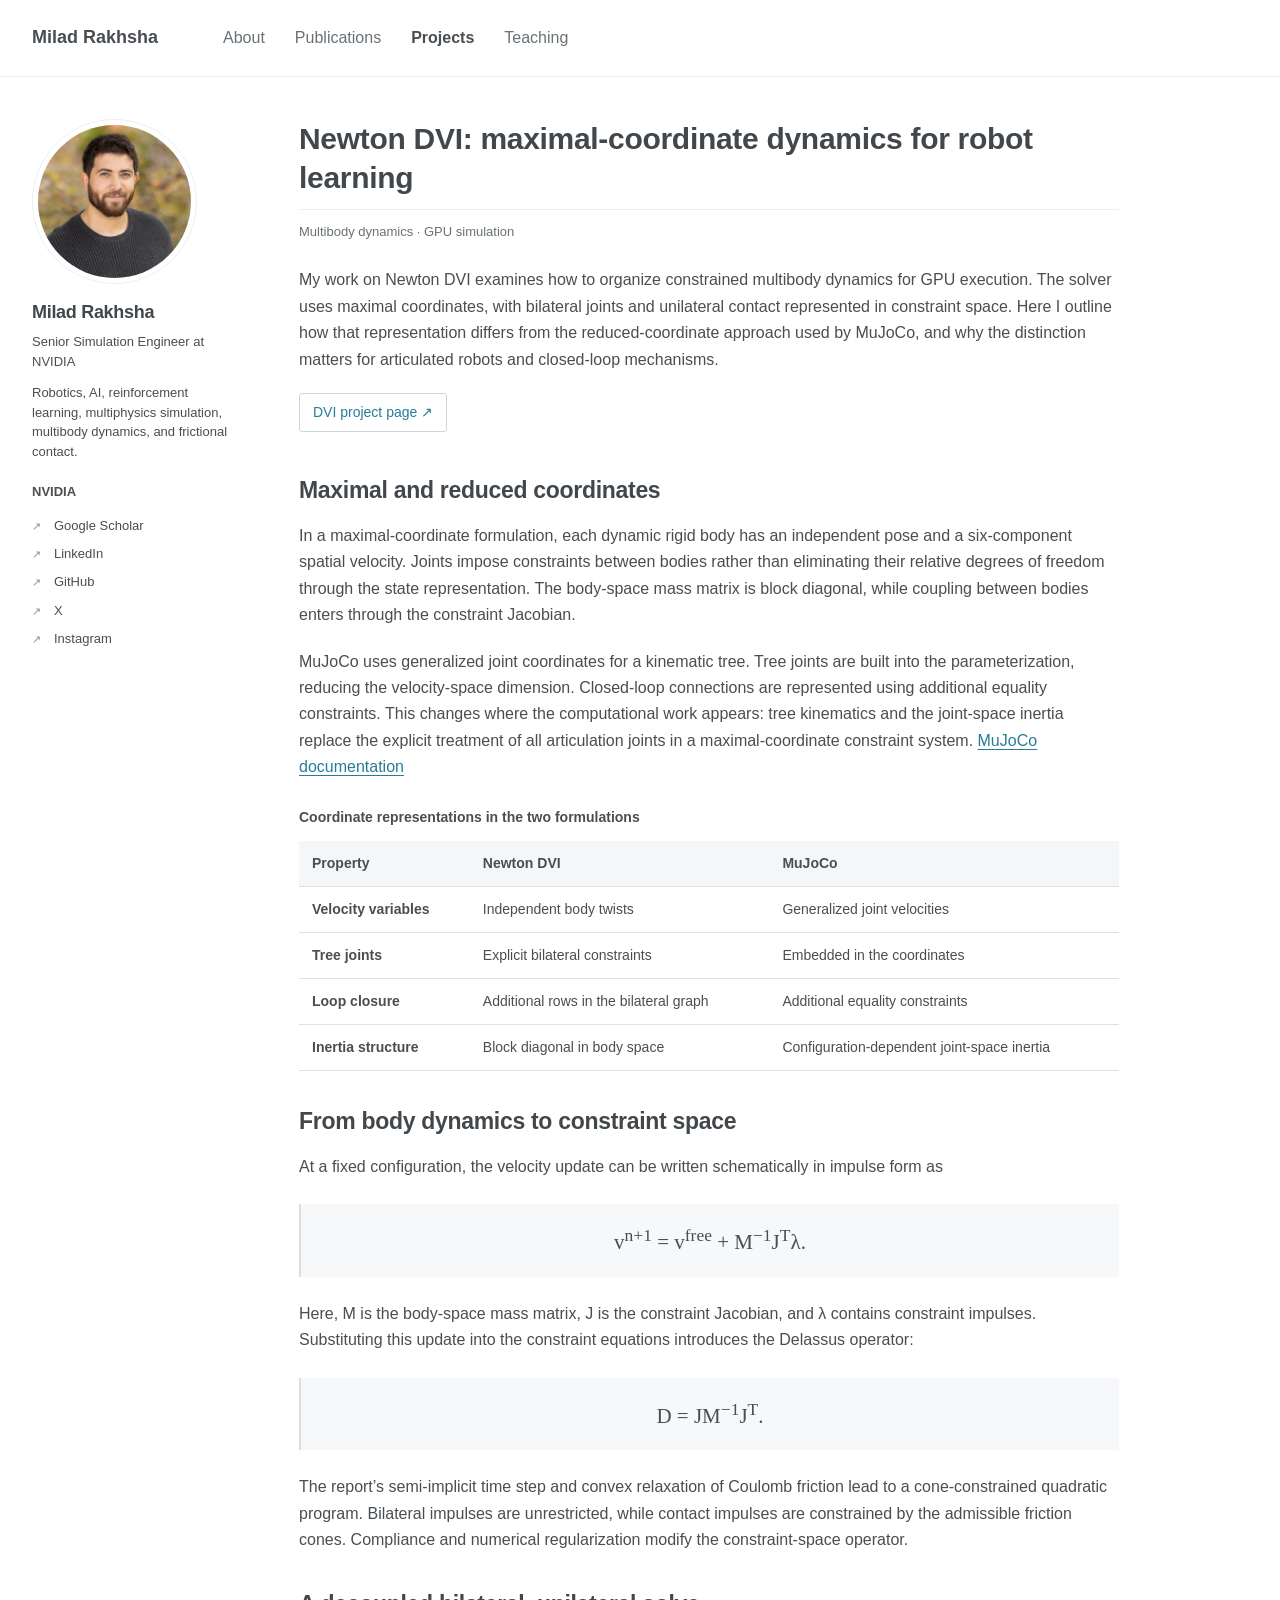
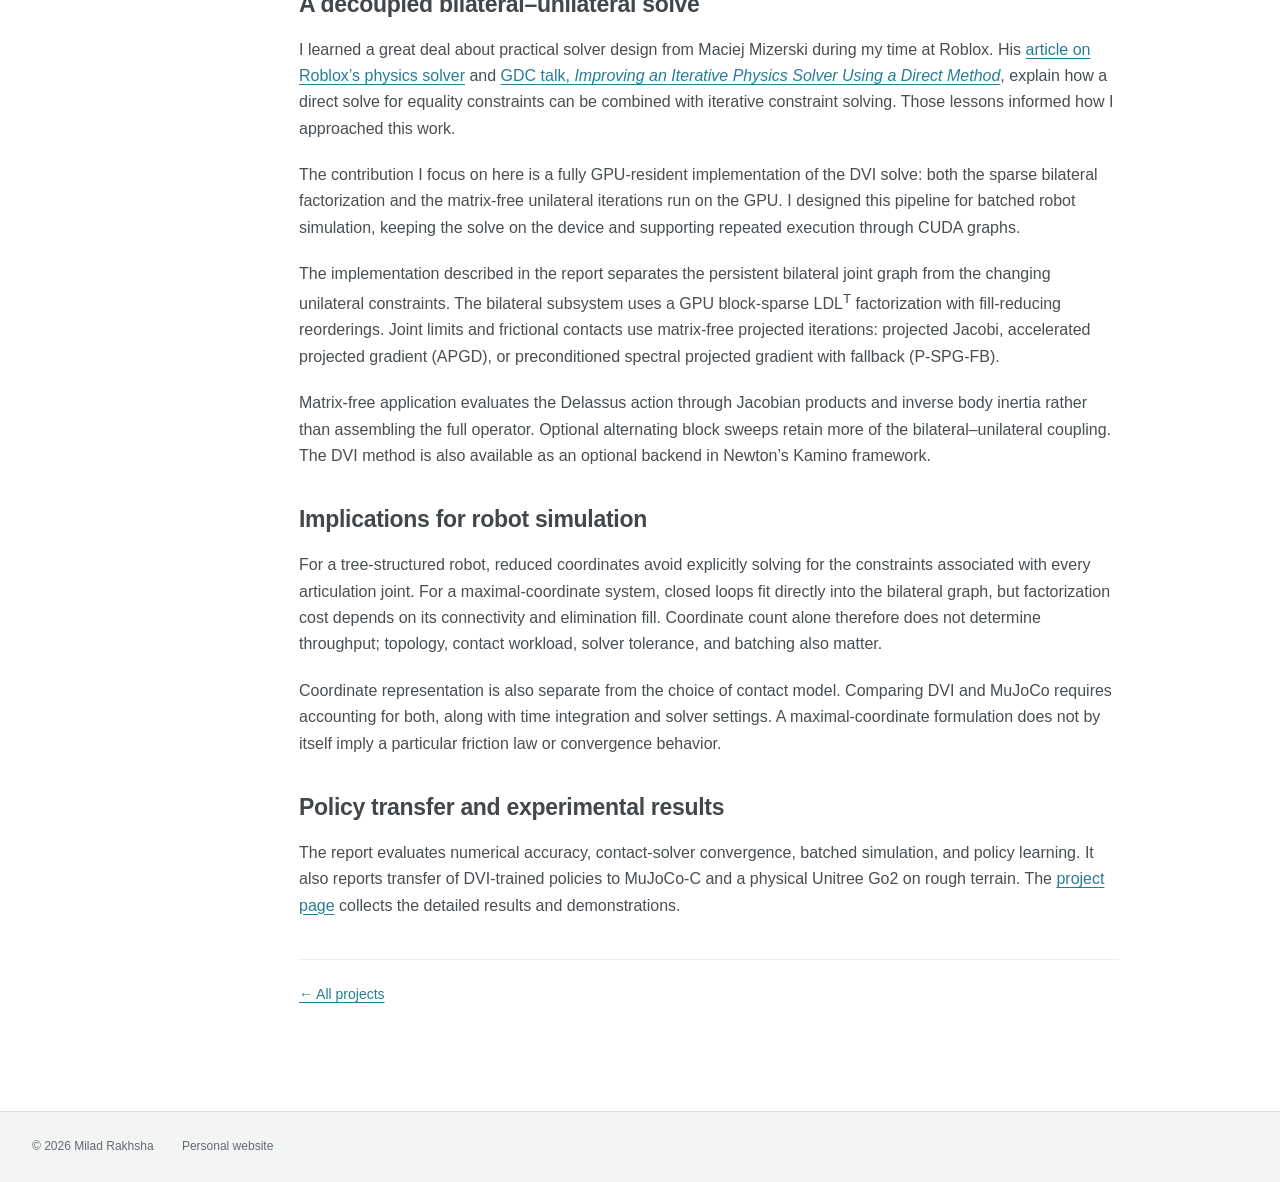
<file: projects/newton-dvi/index.html>
<!doctype html>
<html lang="en"><head><meta charset="utf-8"><meta name="viewport" content="width=device-width, initial-scale=1"><title>Newton DVI: maximal-coordinate dynamics for robot learning — Milad Rakhsha</title><meta name="description" content="Newton DVI: maximal-coordinate dynamics for robot learning — research and technical notes by Milad Rakhsha."><link rel="icon" href="../../assets/favicon.svg" type="image/svg+xml"><link rel="stylesheet" href="../../styles.css"></head>
<body><a class="skip" href="#main">Skip to content</a><header class="masthead"><div class="masthead-inner"><a class="site-title" href="../../index.html">Milad Rakhsha</a><nav aria-label="Main navigation"><a href="../../index.html">About</a><a href="../../publications/">Publications</a><a href="../../projects/" aria-current="page">Projects</a><a href="../../teaching/">Teaching</a></nav></div></header>
<div class="layout"><aside class="profile" aria-label="About Milad"><a href="../../index.html"><img src="../../assets/milad-rakhsha.jpg" width="1600" height="1280" alt="Milad Rakhsha"></a><h2>Milad Rakhsha</h2><p>Senior Simulation Engineer at NVIDIA</p><p>Robotics, AI, reinforcement learning, multiphysics simulation, multibody dynamics, and frictional contact.</p><ul class="profile-links"><li class="affiliation">NVIDIA</li><li><a href="https://scholar.google.com/citations?user=akDMhyIAAAAJ&amp;hl=en">Google Scholar</a></li><li><a href="https://www.linkedin.com/in/milad-rakhsha-phd-32634b56">LinkedIn</a></li><li><a href="https://github.com/Milad-Rakhsha">GitHub</a></li><li><a href="https://x.com/miladrakhsha">X</a></li><li><a href="https://www.instagram.com/miladrakhsha/">Instagram</a></li></ul></aside>
<main id="main"><h1>Newton DVI: maximal-coordinate dynamics for robot learning</h1><p class="meta post-meta">Multibody dynamics · GPU simulation</p><p>My work on Newton DVI examines how to organize constrained multibody dynamics for GPU execution. The solver uses maximal coordinates, with bilateral joints and unilateral contact represented in constraint space. Here I outline how that representation differs from the reduced-coordinate approach used by MuJoCo, and why the distinction matters for articulated robots and closed-loop mechanisms.</p>
<p><a class="resource" href="https://milad-rakhsha.github.io/newton-dvi-solver/">DVI project page ↗</a></p>
<h2>Maximal and reduced coordinates</h2><p>In a maximal-coordinate formulation, each dynamic rigid body has an independent pose and a six-component spatial velocity. Joints impose constraints between bodies rather than eliminating their relative degrees of freedom through the state representation. The body-space mass matrix is block diagonal, while coupling between bodies enters through the constraint Jacobian.</p>
<p>MuJoCo uses generalized joint coordinates for a kinematic tree. Tree joints are built into the parameterization, reducing the velocity-space dimension. Closed-loop connections are represented using additional equality constraints. This changes where the computational work appears: tree kinematics and the joint-space inertia replace the explicit treatment of all articulation joints in a maximal-coordinate constraint system. <a href="https://mujoco.readthedocs.io/en/stable/computation/index.html">MuJoCo documentation</a></p>
<div class="table-scroll" tabindex="0" role="region" aria-label="Coordinate representation comparison; scroll horizontally on narrow screens"><table><caption>Coordinate representations in the two formulations</caption><thead><tr><th scope="col">Property</th><th scope="col">Newton DVI</th><th scope="col">MuJoCo</th></tr></thead><tbody><tr><th scope="row">Velocity variables</th><td>Independent body twists</td><td>Generalized joint velocities</td></tr><tr><th scope="row">Tree joints</th><td>Explicit bilateral constraints</td><td>Embedded in the coordinates</td></tr><tr><th scope="row">Loop closure</th><td>Additional rows in the bilateral graph</td><td>Additional equality constraints</td></tr><tr><th scope="row">Inertia structure</th><td>Block diagonal in body space</td><td>Configuration-dependent joint-space inertia</td></tr></tbody></table></div>
<h2>From body dynamics to constraint space</h2><p>At a fixed configuration, the velocity update can be written schematically in impulse form as</p><div class="equation" role="math" aria-label="v next equals v free plus M inverse J transpose lambda">v<sup>n+1</sup> = v<sup>free</sup> + M<sup>−1</sup>J<sup>T</sup>λ.</div><p>Here, M is the body-space mass matrix, J is the constraint Jacobian, and λ contains constraint impulses. Substituting this update into the constraint equations introduces the Delassus operator:</p><div class="equation" role="math" aria-label="D equals J M inverse J transpose">D = JM<sup>−1</sup>J<sup>T</sup>.</div><p>The report’s semi-implicit time step and convex relaxation of Coulomb friction lead to a cone-constrained quadratic program. Bilateral impulses are unrestricted, while contact impulses are constrained by the admissible friction cones. Compliance and numerical regularization modify the constraint-space operator.</p>
<h2>A decoupled bilateral–unilateral solve</h2><p>I learned a great deal about practical solver design from Maciej Mizerski during my time at Roblox. His <a href="https://mizerski.medium.com/improving-simulation-and-performance-with-an-advanced-physics-solver-da071a98d35">article on Roblox’s physics solver</a> and <a href="https://gdcvault.com/play/1026684/Math-In-Game-Development-Summit">GDC talk, <em>Improving an Iterative Physics Solver Using a Direct Method</em></a>, explain how a direct solve for equality constraints can be combined with iterative constraint solving. Those lessons informed how I approached this work.</p><p>The contribution I focus on here is a fully GPU-resident implementation of the DVI solve: both the sparse bilateral factorization and the matrix-free unilateral iterations run on the GPU. I designed this pipeline for batched robot simulation, keeping the solve on the device and supporting repeated execution through CUDA graphs.</p><p>The implementation described in the report separates the persistent bilateral joint graph from the changing unilateral constraints. The bilateral subsystem uses a GPU block-sparse LDL<sup>T</sup> factorization with fill-reducing reorderings. Joint limits and frictional contacts use matrix-free projected iterations: projected Jacobi, accelerated projected gradient (APGD), or preconditioned spectral projected gradient with fallback (P-SPG-FB).</p><p>Matrix-free application evaluates the Delassus action through Jacobian products and inverse body inertia rather than assembling the full operator. Optional alternating block sweeps retain more of the bilateral–unilateral coupling. The DVI method is also available as an optional backend in Newton’s Kamino framework.</p>
<h2>Implications for robot simulation</h2><p>For a tree-structured robot, reduced coordinates avoid explicitly solving for the constraints associated with every articulation joint. For a maximal-coordinate system, closed loops fit directly into the bilateral graph, but factorization cost depends on its connectivity and elimination fill. Coordinate count alone therefore does not determine throughput; topology, contact workload, solver tolerance, and batching also matter.</p><p>Coordinate representation is also separate from the choice of contact model. Comparing DVI and MuJoCo requires accounting for both, along with time integration and solver settings. A maximal-coordinate formulation does not by itself imply a particular friction law or convergence behavior.</p>
<h2>Policy transfer and experimental results</h2><p>The report evaluates numerical accuracy, contact-solver convergence, batched simulation, and policy learning. It also reports transfer of DVI-trained policies to MuJoCo-C and a physical Unitree Go2 on rough terrain. The <a href="https://milad-rakhsha.github.io/newton-dvi-solver/">project page</a> collects the detailed results and demonstrations.</p>
<!-- Add author-selected sim-to-sim and sim-to-real videos here, with captions describing the training solver, target system, task, and experimental conditions. -->
<p class="back-link"><a href="../">← All projects</a></p></main></div><footer><div>© 2026 Milad Rakhsha <span>Personal website</span></div></footer></body></html>
</file>
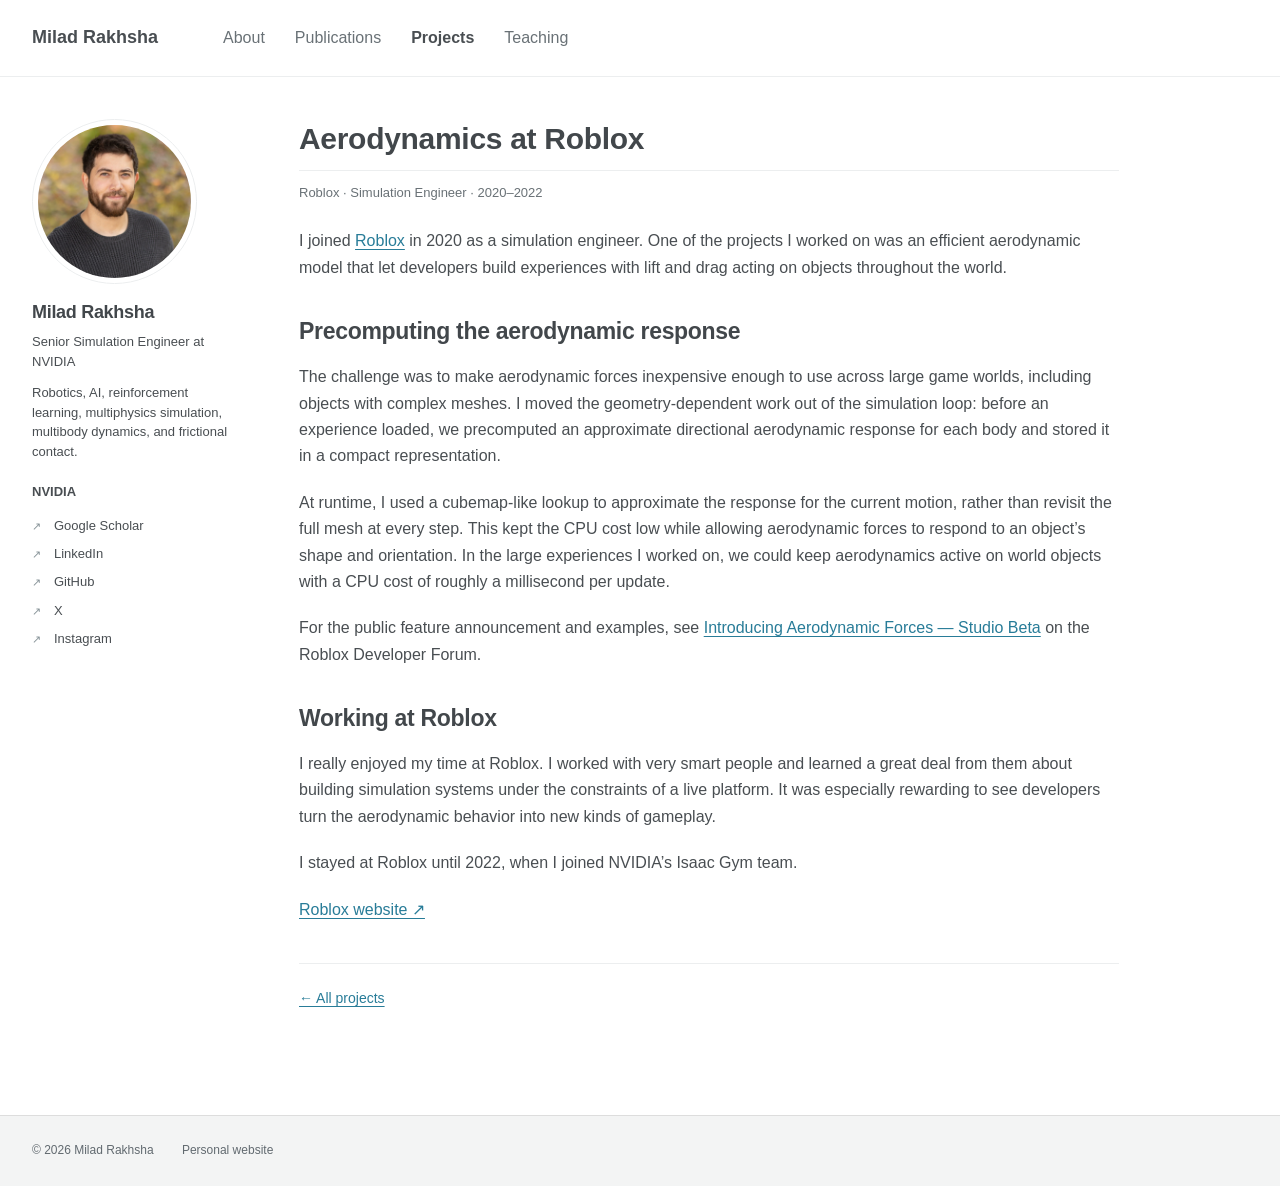
<file: projects/roblox-aerodynamics/index.html>
<!doctype html>
<html lang="en"><head><meta charset="utf-8"><meta name="viewport" content="width=device-width, initial-scale=1"><title>Aerodynamics at Roblox — Milad Rakhsha</title><meta name="description" content="Aerodynamics at Roblox — research and technical notes by Milad Rakhsha."><link rel="icon" href="../../assets/favicon.svg" type="image/svg+xml"><link rel="stylesheet" href="../../styles.css"></head>
<body><a class="skip" href="#main">Skip to content</a><header class="masthead"><div class="masthead-inner"><a class="site-title" href="../../index.html">Milad Rakhsha</a><nav aria-label="Main navigation"><a href="../../index.html">About</a><a href="../../publications/">Publications</a><a href="../../projects/" aria-current="page">Projects</a><a href="../../teaching/">Teaching</a></nav></div></header>
<div class="layout"><aside class="profile" aria-label="About Milad"><a href="../../index.html"><img src="../../assets/milad-rakhsha.jpg" width="1600" height="1280" alt="Milad Rakhsha"></a><h2>Milad Rakhsha</h2><p>Senior Simulation Engineer at NVIDIA</p><p>Robotics, AI, reinforcement learning, multiphysics simulation, multibody dynamics, and frictional contact.</p><ul class="profile-links"><li class="affiliation">NVIDIA</li><li><a href="https://scholar.google.com/citations?user=akDMhyIAAAAJ&amp;hl=en">Google Scholar</a></li><li><a href="https://www.linkedin.com/in/milad-rakhsha-phd-32634b56">LinkedIn</a></li><li><a href="https://github.com/Milad-Rakhsha">GitHub</a></li><li><a href="https://x.com/miladrakhsha">X</a></li><li><a href="https://www.instagram.com/miladrakhsha/">Instagram</a></li></ul></aside>
<main id="main"><h1>Aerodynamics at Roblox</h1><p class="meta post-meta">Roblox · Simulation Engineer · 2020–2022</p><p>I joined <a href="https://www.roblox.com/">Roblox</a> in 2020 as a simulation engineer. One of the projects I worked on was an efficient aerodynamic model that let developers build experiences with lift and drag acting on objects throughout the world.</p>
<h2>Precomputing the aerodynamic response</h2>
<p>The challenge was to make aerodynamic forces inexpensive enough to use across large game worlds, including objects with complex meshes. I moved the geometry-dependent work out of the simulation loop: before an experience loaded, we precomputed an approximate directional aerodynamic response for each body and stored it in a compact representation.</p>
<p>At runtime, I used a cubemap-like lookup to approximate the response for the current motion, rather than revisit the full mesh at every step. This kept the CPU cost low while allowing aerodynamic forces to respond to an object’s shape and orientation. In the large experiences I worked on, we could keep aerodynamics active on world objects with a CPU cost of roughly a millisecond per update.</p>
<p>For the public feature announcement and examples, see <a href="https://devforum.roblox.com/t/introducing-aerodynamic-forces-studio-beta/2569269">Introducing Aerodynamic Forces — Studio Beta</a> on the Roblox Developer Forum.</p>
<h2>Working at Roblox</h2>
<p>I really enjoyed my time at Roblox. I worked with very smart people and learned a great deal from them about building simulation systems under the constraints of a live platform. It was especially rewarding to see developers turn the aerodynamic behavior into new kinds of gameplay.</p>
<p>I stayed at Roblox until 2022, when I joined NVIDIA’s Isaac Gym team.</p>
<p><a href="https://www.roblox.com/">Roblox website ↗</a></p><p class="back-link"><a href="../">← All projects</a></p></main></div><footer><div>© 2026 Milad Rakhsha <span>Personal website</span></div></footer></body></html>
</file>
<file: styles.css>
:root{color-scheme:light;--ink:#494e52;--muted:#697176;--link:#287c98;--line:#eceeef}*{box-sizing:border-box}html{scroll-padding-top:22px}body{margin:0;color:var(--ink);background:#fff;font-family:-apple-system,BlinkMacSystemFont,"Segoe UI",Arial,sans-serif;font-size:16px;line-height:1.65}a{color:var(--link);text-decoration:none}a:hover{text-decoration:underline}a:focus-visible{outline:2px solid var(--link);outline-offset:4px}.masthead{border-bottom:1px solid var(--line)}.masthead-inner{max-width:1280px;margin:auto;display:flex;align-items:center;gap:65px;padding:23px 32px}.site-title{font-size:18px;font-weight:700;color:var(--ink);white-space:nowrap}.masthead nav{display:flex;gap:30px;flex-wrap:wrap}.masthead nav a{color:var(--muted);font-size:16px}.masthead nav a[aria-current=page]{color:var(--ink);font-weight:600}.layout{max-width:1280px;padding:42px 32px 85px;margin:auto;display:grid;grid-template-columns:205px minmax(0,820px);gap:62px;min-height:calc(100vh - 160px)}.profile{font-size:13px;align-self:start;position:sticky;top:30px}.profile img{display:block;width:165px;height:165px;object-fit:cover;object-position:50% 40%;border-radius:50%;padding:5px;border:1px solid var(--line)}.profile h2{font-size:18px;border:0;margin:17px 0 8px;line-height:1.3}.profile p{margin:0 0 12px;line-height:1.5}.profile-links{list-style:none;padding:0;margin:20px 0}.profile-links li{margin:7px 0}.profile-links a{color:var(--ink);font-size:13px}.profile-links a:before{content:'↗';font-size:11px;color:#879398;display:inline-block;width:22px}.profile-links .affiliation{font-weight:600;padding-bottom:5px}main{min-width:0}h1,h2,h3{color:#42474b;line-height:1.3;letter-spacing:-.3px}h1{font-size:30px;margin:0 0 24px;padding-bottom:12px;border-bottom:1px solid var(--line)}h2{font-size:23px;margin:36px 0 17px}h3{font-size:19px;margin:25px 0 12px}p{margin:0 0 20px}ul,ol{padding-left:24px;margin:0 0 22px}li{margin:6px 0}.entry{margin:0 0 29px}.entry h2{font-size:21px;line-height:1.4;margin:0 0 8px}.entry h2 a{text-decoration:underline;text-decoration-thickness:1px;text-underline-offset:3px}.entry p{margin-bottom:10px}.entry .meta{margin-bottom:11px}.meta{font-size:13px;color:var(--muted);line-height:1.6}.authors{font-size:14px}.read-more,.links{font-size:14px}.entry+.entry{padding-top:6px}.post-meta{margin-top:-12px;margin-bottom:25px}.resource{display:inline-block;border:1px solid #ccd6da;padding:7px 13px;border-radius:3px;font-size:14px}.table-scroll{overflow-x:auto;margin:25px 0 30px}table{border-collapse:collapse;width:100%;font-size:14px;text-align:left}caption{text-align:left;font-weight:600;margin-bottom:12px}th,td{border-bottom:1px solid #dce1e3;padding:11px 13px;vertical-align:top}th{font-weight:600}thead{background:#f4f6f7}.equation{font-family:Cambria,"Times New Roman",serif;font-size:21px;text-align:center;overflow-x:auto;padding:17px 10px;background:#f7f8f9;border-left:2px solid #d7dfe3;margin:24px 0}.references{font-size:14px}.references li{margin-bottom:15px}.back-link{border-top:1px solid var(--line);padding-top:23px;margin-top:40px;font-size:14px}footer{border-top:1px solid #ddd;background:#f3f4f4;color:#626a70;font-size:12px}footer>div{max-width:1280px;margin:auto;padding:25px 32px}footer span{margin-left:25px}.skip{position:absolute;top:-60px;left:15px;background:white;padding:10px;z-index:2}.skip:focus{top:10px}@media(min-width:1500px){body{font-size:17px}.layout{gap:75px}}@media(max-width:900px){.masthead-inner{gap:35px;padding-inline:24px}.masthead nav{gap:20px}.layout{grid-template-columns:175px minmax(0,1fr);gap:32px;padding-inline:24px}.profile img{width:145px;height:145px}}@media(max-width:650px){body{font-size:15px}.masthead-inner{display:block;padding:17px 20px}.site-title{font-size:18px}.masthead nav{margin-top:14px;gap:12px 20px}.masthead nav a{font-size:13px}.layout{display:block;padding:26px 20px 50px}.profile{position:static;display:grid;grid-template-columns:85px 1fr;column-gap:18px;margin-bottom:32px;padding-bottom:20px;border-bottom:1px solid var(--line)}.profile>a{grid-row:1/4}.profile img{width:85px;height:85px;padding:3px}.profile h2{margin:3px 0 5px;font-size:17px}.profile p{font-size:12px;margin-bottom:6px}.profile-links{grid-column:1/-1;display:flex;flex-wrap:wrap;gap:6px 16px;margin:13px 0 0}.profile-links li{margin:0}.profile-links .affiliation{display:none}.profile-links a{font-size:12px}.profile-links a:before{display:none}h1{font-size:26px}h2{font-size:21px}.entry h2{font-size:20px}.meta{font-size:12px}th,td{padding:9px;min-width:125px}footer>div{padding-inline:20px}.equation{font-size:19px}}

/* Keep inline links identifiable without relying on color alone. */
main p a:not(.resource){text-decoration:underline;text-underline-offset:3px}
.resource{margin-bottom:8px}
.table-scroll:focus-visible{outline:2px solid var(--link);outline-offset:4px}
</file>
